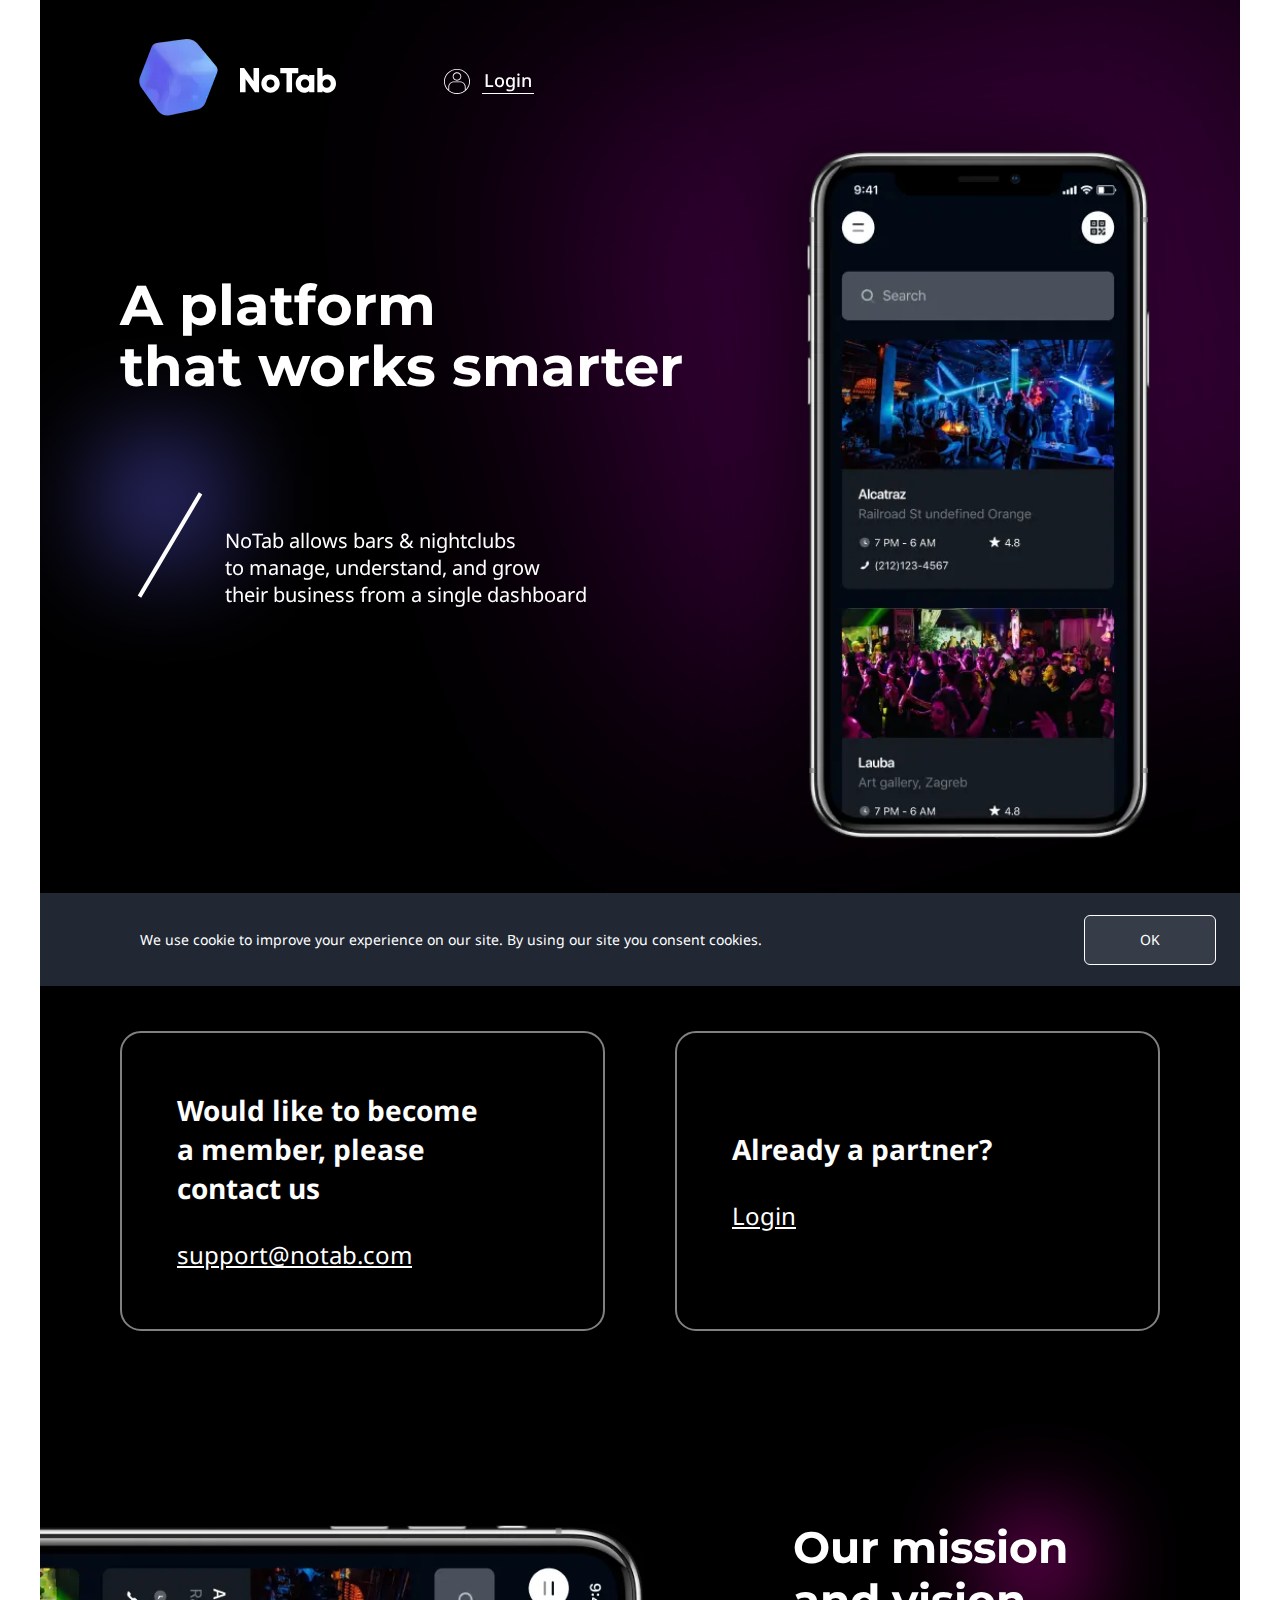
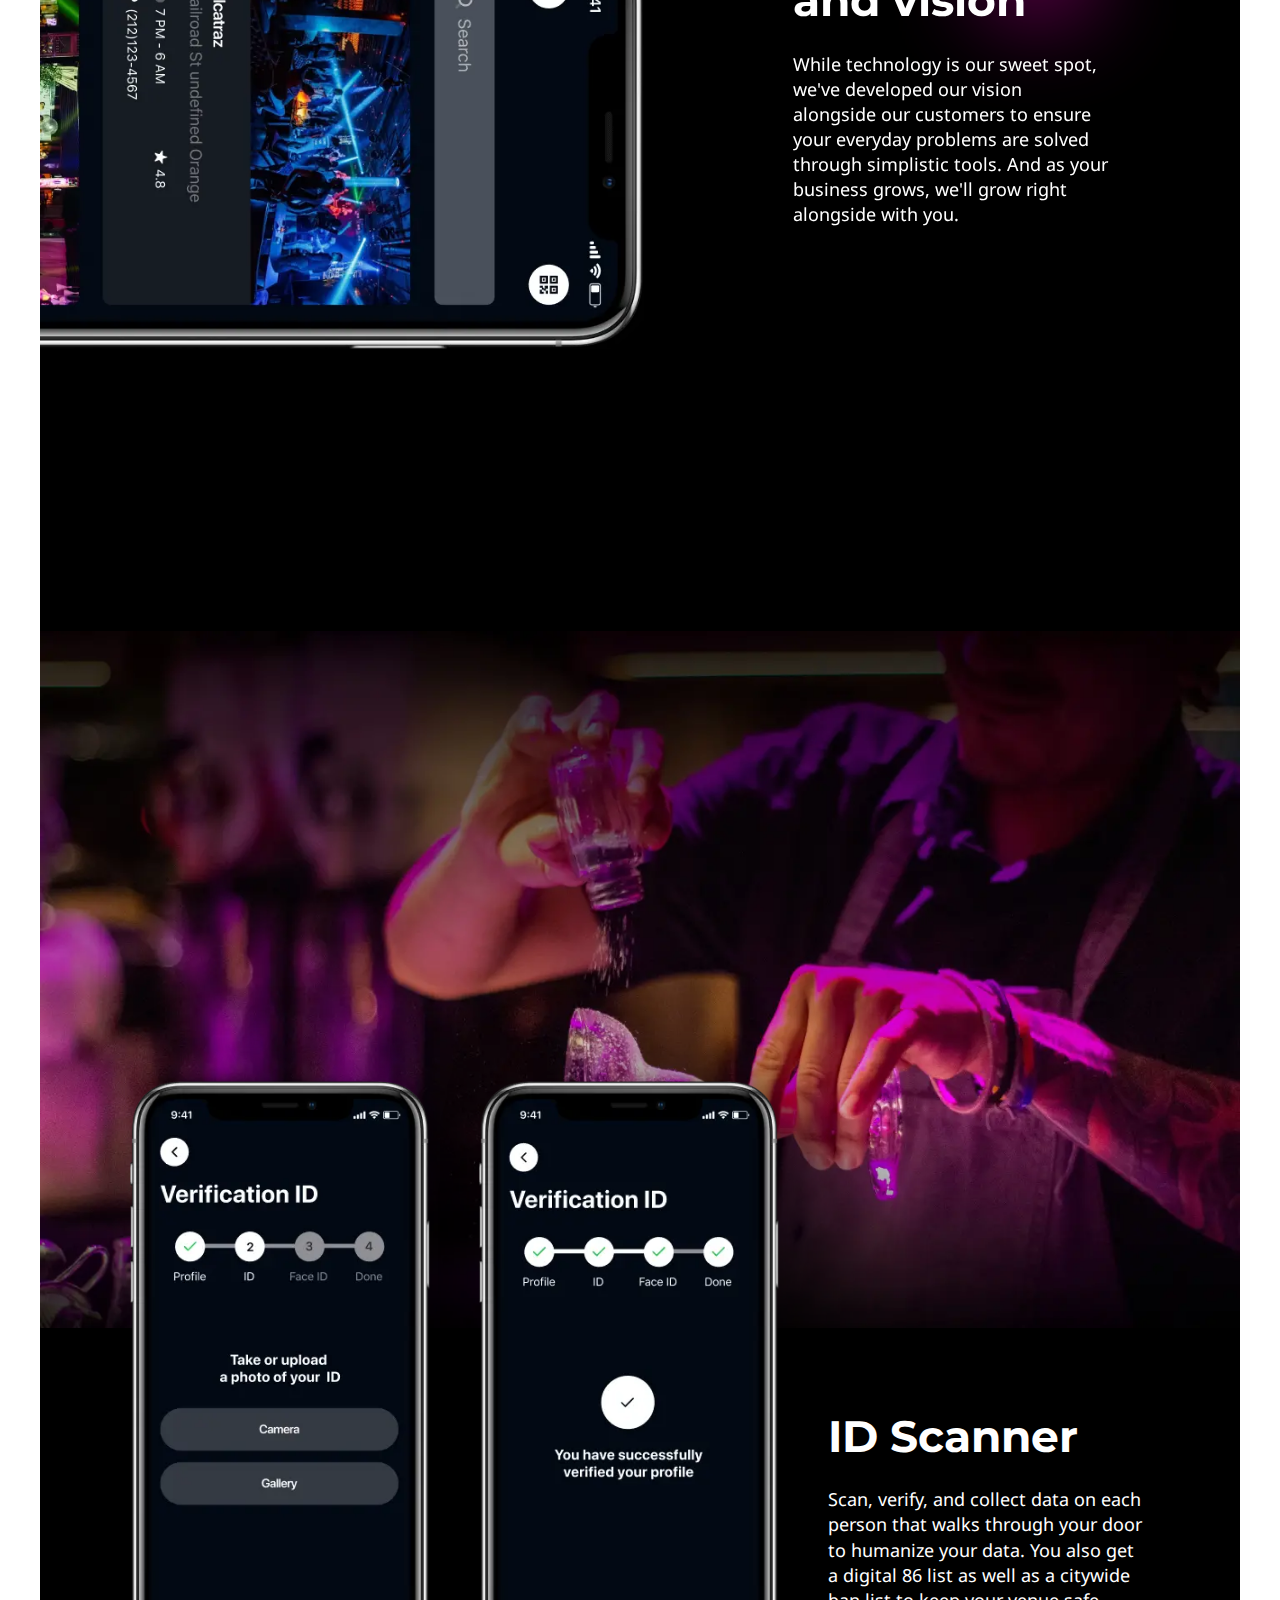
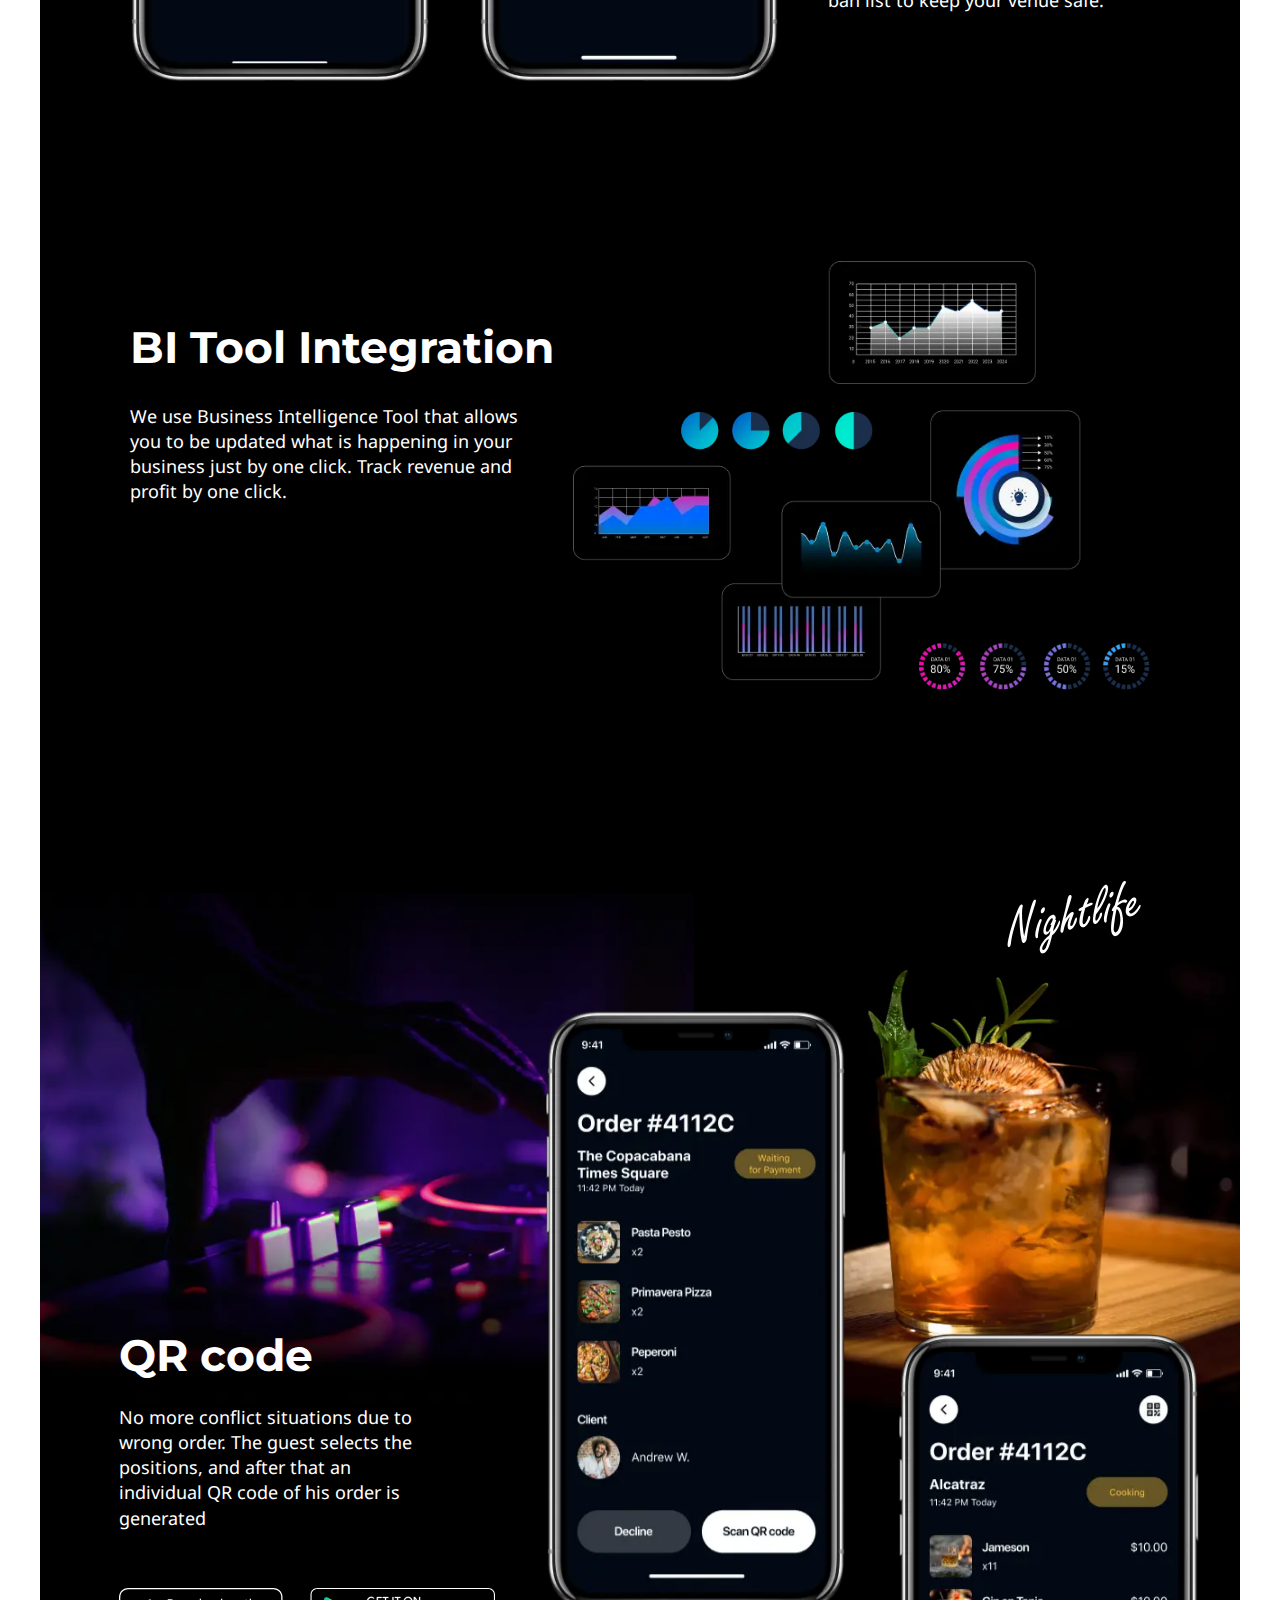
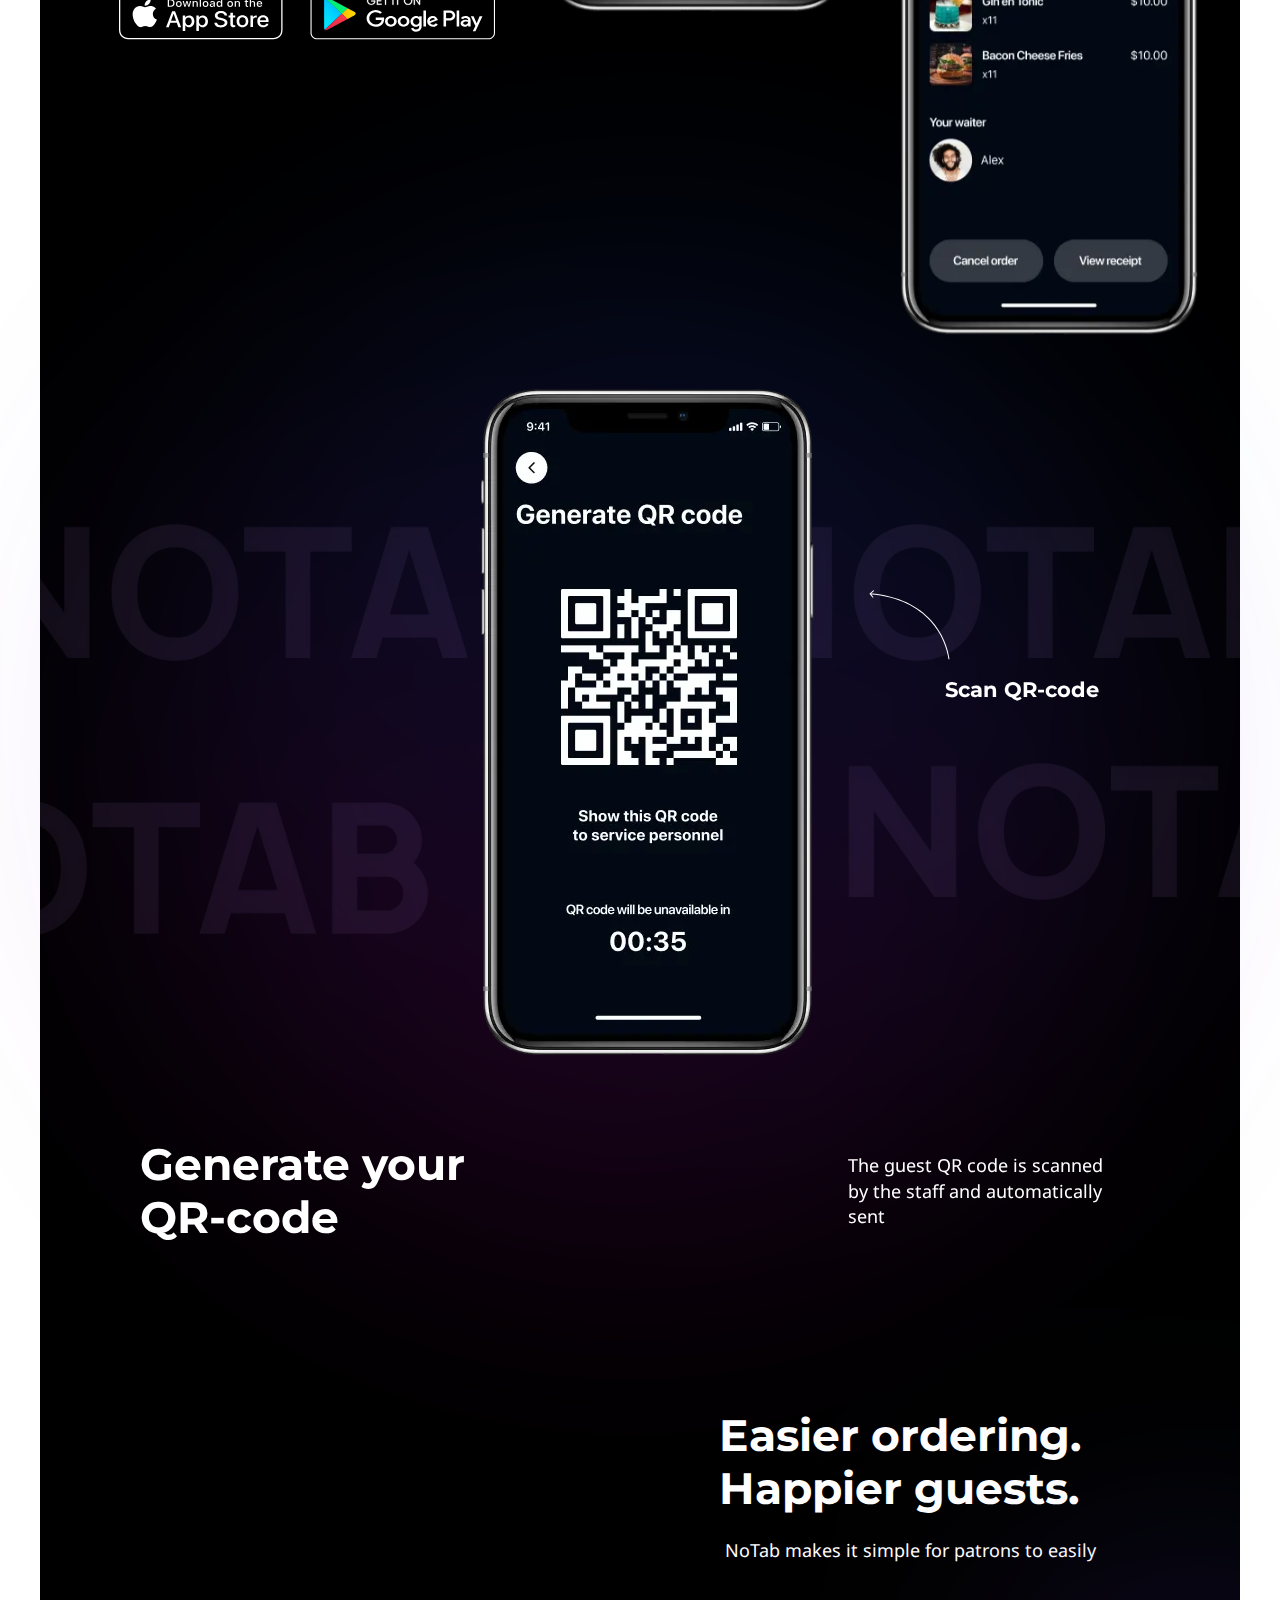
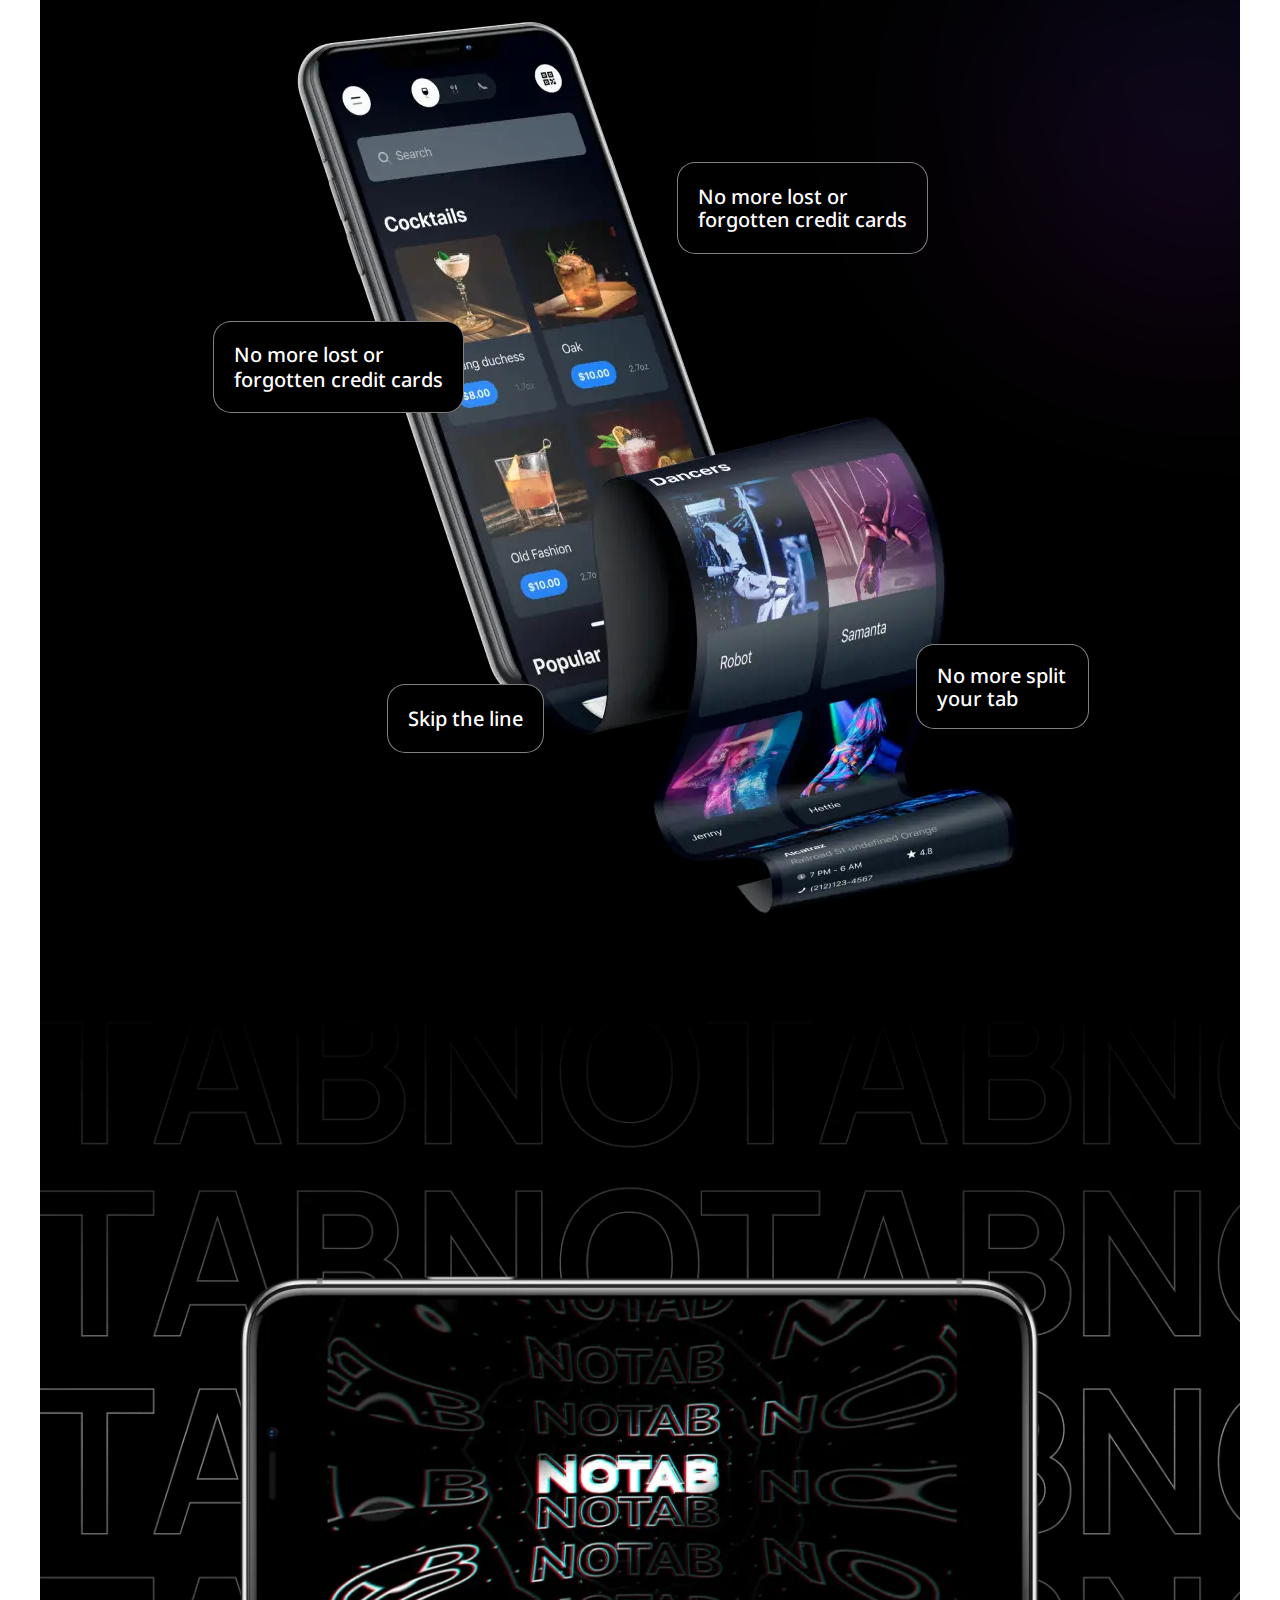
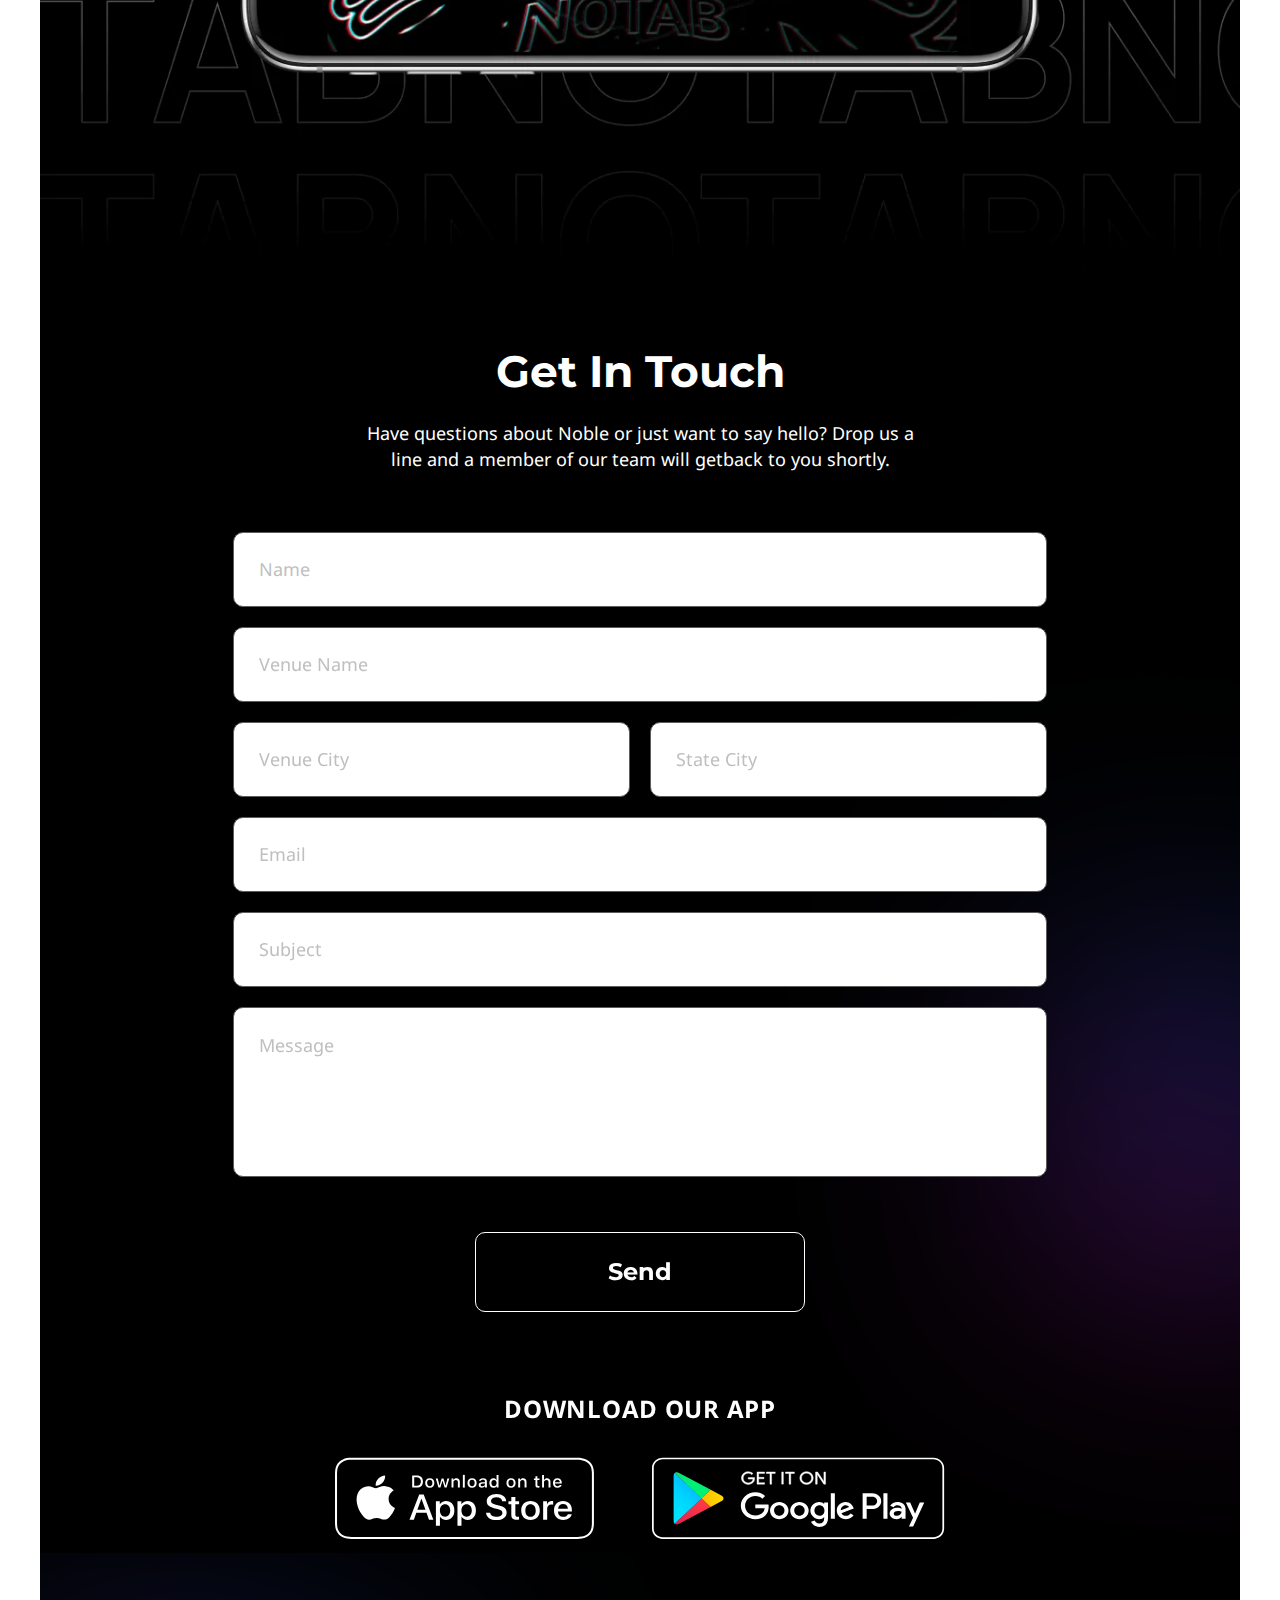
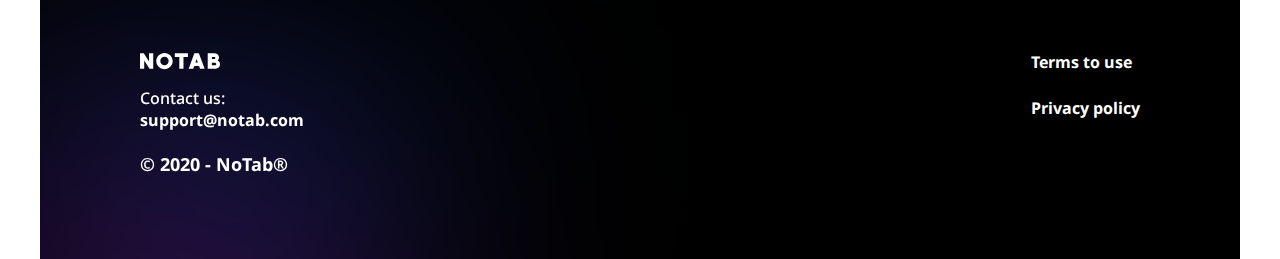
<file: index.html>
<!DOCTYPE html><html lang="en"><head><meta charset="utf-8"><meta http-equiv="X-UA-Compatible" content="IE=edge"><title>NoTab</title><meta name="theme-color" content="#fff"><meta name="apple-mobile-web-app-status-bar-style" content="black-translucent"><meta name="viewport" content="width=device-width,initial-scale=1"><link rel="shortcut icon" href="img/favicons/favicon.ico" type="image/x-icon"><link rel="icon" sizes="16x16" href="img/favicons/favicon-16x16.png" type="image/png"><link rel="icon" sizes="32x32" href="img/favicons/favicon-32x32.png" type="image/png"><link rel="apple-touch-icon-precomposed" href="img/favicons/apple-touch-icon-precomposed.png"><link rel="apple-touch-icon" href="img/favicons/apple-touch-icon.png"><link rel="apple-touch-icon" sizes="57x57" href="img/favicons/apple-touch-icon-57x57.png"><link rel="apple-touch-icon" sizes="60x60" href="img/favicons/apple-touch-icon-60x60.png"><link rel="apple-touch-icon" sizes="72x72" href="img/favicons/apple-touch-icon-72x72.png"><link rel="apple-touch-icon" sizes="76x76" href="img/favicons/apple-touch-icon-76x76.png"><link rel="apple-touch-icon" sizes="114x114" href="img/favicons/apple-touch-icon-114x114.png"><link rel="apple-touch-icon" sizes="120x120" href="img/favicons/apple-touch-icon-120x120.png"><link rel="apple-touch-icon" sizes="144x144" href="img/favicons/apple-touch-icon-144x144.png"><link rel="apple-touch-icon" sizes="152x152" href="img/favicons/apple-touch-icon-152x152.png"><link rel="apple-touch-icon" sizes="167x167" href="img/favicons/apple-touch-icon-167x167.png"><link rel="apple-touch-icon" sizes="180x180" href="img/favicons/apple-touch-icon-180x180.png"><link rel="apple-touch-icon" sizes="1024x1024" href="img/favicons/apple-touch-icon-1024x1024.png"><link rel="stylesheet" href="css/style.min.css"></head><body><header class="header"><div class="container"><div class="header__content"><div class="header__row"><a href="#" class="header__logo"><picture><source type="image/webp" srcset="img/header/logo-sm.webp, img/header/logo-sm@2x.webp 2x" media="(max-width: 576px)"><source srcset="img/header/logo-sm.png, img/header/logo-sm@2x.png 2x" media="(max-width: 576px)"><source type="image/webp" srcset="img/header/logo-xl.webp, img/header/logo-xl@2x.webp 2x"><source srcset="img/header/logo-xl.png, img/header/logo-xl@2x.png 2x"><img src="img/header/logo-xl.png" alt="NoTab logo"></picture></a><a href="#" class="header__login"><span class="header__login-text">Login</span></a></div></div></div></header><main class="page"><section class="platform"><div class="container"><div class="platform__content"><div class="platform__row"><div class="platform__item_left"><h1 class="main-title platform__title">A platform<br>that works smarter</h1><p class="platform__text">NoTab allows bars & nightclubs<br>to manage, understand, and grow<br>their business from a single dashboard</p></div><div class="platform__item_right"><picture><source type="image/webp" srcset="img/platform/platform-iphone-sm.webp, img/platform/platform-iphone-sm@2x.webp 2x" media="(max-width: 576px)"><source srcset="img/platform/platform-iphone-sm.png, img/platform/platform-iphone-sm@2x.png 2x" media="(max-width: 576px)"><source type="image/webp" srcset="img/platform/platform-iphone-xl.webp, img/platform/platform-iphone-xl@2x.webp 2x"><source srcset="img/platform/platform-iphone-xl.png, img/platform/platform-iphone-xl@2x.png 2x"><img class="platform__image" src="img/platform/platform-iphone-xl.png" alt="NoTab application preview"></picture></div></div><div class="platform__downloads"><div class="platform__downloads-item"><h3 class="platform__subtitle">DOWNLOAD OUR APP</h3></div><div class="platform__downloads-item"><div class="download-buttons"><a href="#" class="download-buttons__button"><picture><source srcset="img/icons/appstore-sm.svg" media="(max-width: 768px)"><source srcset="img/icons/download-appstore-xl.svg"><img src="img/icons/download-appstore-xl.svg" alt="Download on the App Store"></picture></a><a href="#" class="download-buttons__button"><picture><source srcset="img/icons/google-play-sm.svg" media="(max-width: 768px)"><source srcset="img/icons/download-googleplay-xl.svg"><img src="img/icons/download-googleplay-xl.svg" alt="Get it on Google Play"></picture></a></div></div></div></div></div></section><section class="login"><div class="container"><div class="login__content"><div class="login__item"><h3 class="login__text">Would like to become<br>a member, please<br>contact us</h3><a href="mailto:support@notab.com" class="login__link">support@notab.com</a></div><div class="login__item"><h3 class="login__text">Already a partner?</h3><a href="#" class="login__link">Login</a></div></div></div></section><section class="our-mission"><div class="container"><div class="our-mission__content"><div class="our-mission__item"><picture><source type="image/webp" srcset="img/our-mission/our-mission-iphone-sm.webp, img/our-mission/our-mission-iphone-sm@2x.webp 2x" media="(max-width: 425px)"><source srcset="img/our-mission/our-mission-iphone-sm.png, img/our-mission/our-mission-iphone-sm@2x.png 2x" media="(max-width: 425px)"><source type="image/webp" srcset="img/our-mission/our-mission-iphone-md.webp, img/our-mission/our-mission-iphone-md@2x.webp 2x" media="(max-width: 600px)"><source srcset="img/our-mission/our-mission-iphone-md.png, img/our-mission/our-mission-iphone-md@2x.png 2x" media="(max-width: 600px)"><source type="image/webp" srcset="img/our-mission/our-mission-iphone-xl.webp, img/our-mission/our-mission-iphone-xl@2x.webp 2x"><source srcset="img/our-mission/our-mission-iphone-xl.png, img/our-mission/our-mission-iphone-xl@2x.png 2x"><img class="our-mission__image" src="img/our-mission/our-mission-iphone-xl.png" alt="Phone with NoTab application"></picture></div><div class="our-mission__item"><h2 class="secondary-title our-mission__title">Our mission and vision</h2><p class="our-mission__text">While technology is our sweet spot, we've developed our vision alongside our customers to ensure your everyday problems are solved through simplistic tools. And as your business grows, we'll grow right alongside with you.</p></div></div></div></section><section class="id-scanner"><div class="container"><div class="id-scanner__content"><div class="id-scanner__item"><picture><source type="image/webp" srcset="img/id-scanner/id-phone1-sm.webp, img/id-scanner/id-phone1-sm@2x.webp 2x" media="(max-width: 452px)"><source type="image/webp" srcset="img/id-scanner/id-phone1-sm.png, img/id-scanner/id-phone1-sm@2x.png 2x" media="(max-width: 452px)"><source type="image/webp" srcset="img/id-scanner/id-phone1-xl.webp, img/id-scanner/id-phone1-xl@2x.webp 2x"><source srcset="img/id-scanner/id-phone1-xl.png, img/id-scanner/id-phone1-xl@2x.png 2x"><img class="id-scanner__image" src="img/id-scanner/id-phone1-xl.png" alt="Verification in app"></picture></div><div class="id-scanner__item"><picture><source type="image/webp" srcset="img/id-scanner/id-phone2-sm.webp, img/id-scanner/id-phone2-sm@2x.webp 2x" media="(max-width: 452px)"><source type="image/webp" srcset="img/id-scanner/id-phone2-sm.png, img/id-scanner/id-phone2-sm@2x.png 2x" media="(max-width: 452px)"><source type="image/webp" srcset="img/id-scanner/id-phone2-xl.webp, img/id-scanner/id-phone2-xl@2x.webp 2x"><source srcset="img/id-scanner/id-phone2-xl.png, img/id-scanner/id-phone2-xl@2x.png 2x"><img class="id-scanner__image" src="img/id-scanner/id-phone2-xl.png" alt="Verification done"></picture></div><div class="id-scanner__item"><h2 class="secondary-title id-scanner__title">ID Scanner</h2><p class="id-scanner__text">Scan, verify, and collect data on each person that walks through your door to humanize your data. You also get a digital 86 list as well as a citywide ban list to keep your venue safe.</p></div></div></div></section><section class="integration"><div class="container"><div class="integration__content"><div class="integration__item integration__item_left"><h2 class="integration__title secondary-title">BI Tool Integration</h2><p class="integration__text">We use Business Intelligence Tool that allows you to be updated what is happening in your business just by one click. Track revenue and profit by one click.</p></div><div class="integration__item integration__item_right"><picture><source type="image/webp" srcset="img/integration/integration-diagrams-sm.webp, img/integration/integration-diagrams-sm@2x.webp 2x" media="(max-width: 425px)"><source srcset="img/integration/integration-diagrams-sm.png, img/integration/integration-diagrams-sm@2x.png 2x" media="(max-width: 425px)"><source type="image/webp" srcset="img/integration/integration-diagrams-xl.webp, img/integration/integration-diagrams-xl@2x.webp 2x"><source srcset="img/integration/integration-diagrams-xl.png, img/integration/integration-diagrams-xl@2x.png 2x"><img class="integration__image" src="img/integration/integration-diagrams-xl.png" alt="BI Tool integration diagrams"></picture></div></div></div></section><section class="qr-code"><div class="container"><div class="qr-code__content"><div class="qr-code__grid"><div class="qr-code__item qr-code__item_top-left"><picture><source type="image/webp" srcset="img/qr-code/dj-sm.webp, img/qr-code/dj-sm@2x.webp 2x" media="(max-width: 425px)"><source srcset="img/qr-code/dj-sm.jpg, img/qr-code/dj-sm@2x.jpg 2x" media="(max-width: 425px)"><source type="image/webp" srcset="img/qr-code/dj-xl.webp, img/qr-code/dj-xl@2x.webp 2x"><source srcset="img/qr-code/dj-xl.jpg, img/qr-code/dj-xl@2x.png 2x"><img class="qr-code__bg" src="img/qr-code/dj-xl.jpg" alt="DJ"></picture></div><div class="qr-code__item qr-code__item_top-right"><picture><source type="image/webp" srcset="img/qr-code/cocktail-sm.webp, img/qr-code/cocktail-sm@2x.webp 2x" media="(max-width: 425px)"><source srcset="img/qr-code/cocktail-sm.png, img/qr-code/cocktail-sm@2x.png 2x" media="(max-width: 425px)"><source type="image/webp" srcset="img/qr-code/cocktail-xl.webp, img/qr-code/cocktail-xl@2x.webp 2x"><source srcset="img/qr-code/cocktail-xl.png, img/qr-code/cocktail-xl@2x.png 2x"><img class="qr-code__bg" src="img/qr-code/cocktail-xl.png" alt="Cocktail"></picture></div><div class="qr-code__item qr-code__item_left"><h2 class="secondary-title qr-code__title">QR code</h2><p class="qr-code__text">No more conflict situations due to wrong order. The guest selects the positions, and after that an individual QR code of his order is generated</p><div class="download-buttons"><a href="#" class="download-buttons__button"><picture><source srcset="img/icons/appstore-sm.svg" media="(max-width: 768px)"><source srcset="img/icons/download-appstore-xl.svg"><img src="img/icons/download-appstore-xl.svg" alt="Download on the App Store"></picture></a><a href="#" class="download-buttons__button"><picture><source srcset="img/icons/google-play-sm.svg" media="(max-width: 768px)"><source srcset="img/icons/download-googleplay-xl.svg"><img src="img/icons/download-googleplay-xl.svg" alt="Get it on Google Play"></picture></a></div></div><div class="qr-code__item qr-code__item_right"><picture><source type="image/webp" srcset="img/qr-code/qr-code-phone1-sm.webp, img/qr-code/qr-code-phone1-sm@2x.webp 2x" media="(max-width: 425px)"><source srcset="img/qr-code/qr-code-phone1-sm.png, img/qr-code/qr-code-phone1-sm@2x.png 2x" media="(max-width: 425px)"><source type="image/webp" srcset="img/qr-code/qr-code-phone1-xl.webp, img/qr-code/qr-code-phone1-xl@2x.webp 2x"><source srcset="img/qr-code/qr-code-phone1-xl.png, img/qr-code/qr-code-phone1-xl@2x.png 2x"><img class="qr-code__image qr-code__image_left" src="img/qr-code/qr-code-phone1-xl.png" alt="Waiting for Payment"></picture><picture><source type="image/webp" srcset="img/qr-code/qr-code-phone2-sm.webp, img/qr-code/qr-code-phone2-sm@2x.webp 2x" media="(max-width: 425px)"><source srcset="img/qr-code/qr-code-phone2-sm.png, img/qr-code/qr-code-phone2-sm@2x.png 2x" media="(max-width: 425px)"><source type="image/webp" srcset="img/qr-code/qr-code-phone2-xl.webp, img/qr-code/qr-code-phone2-xl@2x.webp 2x"><source srcset="img/qr-code/qr-code-phone2-xl.png, img/qr-code/qr-code-phone2-xl@2x.png 2x"><img class="qr-code__image qr-code__image_right" src="img/qr-code/qr-code-phone2-xl.png" alt="Order accepted"></picture></div></div></div></div></section><section class="generate-qr"><div class="container"><div class="generate-qr__content"><div class="generate-qr__image"><picture><source type="image/webp" srcset="img/generate-qr/generate-qr-phone-sm.webp, img/generate-qr/generate-qr-phone-sm@2x.webp 2x" media="(max-width: 576px)"><source srcset="img/generate-qr/generate-qr-phone-sm.png, img/generate-qr/generate-qr-phone-sm@2x.png 2x" media="(max-width: 576px)"><source type="image/webp" srcset="img/generate-qr/generate-qr-phone-xl.webp, img/generate-qr/generate-qr-phone-xl@2x.webp 2x"><source srcset="img/generate-qr/generate-qr-phone-xl.png, img/generate-qr/generate-qr-phone-xl@2x.png 2x"><img src="img/generate-qr/generate-qr-phone-xl.png" alt="Generate QR code"></picture></div><div class="generate-qr__row"><h2 class="secondary-title generate-qr__title">Generate your QR-code</h2><p class="generate-qr__text">The guest QR code is scanned<br>by the staff and automatically sent</p></div></div></div></section><section class="benefits"><div class="container"><div class="benefits__content"><h2 class="benefits__title secondary-title">Easier ordering. Happier guests.</h2><p class="benefits__text">NoTab makes it simple for patrons to easily</p><picture><source type="image/webp" srcset="img/benefits/benefits-iphone-sm.webp, img/benefits/benefits-iphone-sm@2x.webp 2x" media="(max-width: 425px)"><source srcset="img/benefits/benefits-iphone-sm.png, img/benefits/benefits-iphone-sm@2x.png 2x" media="(max-width: 425px)"><source type="image/webp" srcset="img/benefits/benefits-iphone-xl.webp, img/benefits/benefits-iphone-xl@2x.webp 2x"><source srcset="img/benefits/benefits-iphone-xl.png, img/benefits/benefits-iphone-xl@2x.png 2x"><img class="benefits__image" src="img/benefits/benefits-iphone-xl.png" alt="Benefits with NoTab"></picture><span class="benefits__item benefits__item_1">No more lost or<br>forgotten credit cards</span> <span class="benefits__item benefits__item_2">No more lost or<br>forgotten credit cards</span> <span class="benefits__item benefits__item_3">No more split<br>your tab</span> <span class="benefits__item benefits__item_4">Skip the line</span></div></div></section><section class="notab"><div class="container"><div class="notab__content"><h3 style="display: none;">NOTAB</h3><picture><source type="image/webp" srcset="img/notab/notab-phone-xl.webp, img/notab/notab-phone-xl@2x.webp 2x"><source srcset="img/notab/notab-phone-xl.png, img/notab/notab-phone-xl@2x.png 2x"><img class="notab__image" src="img/notab/notab-phone-xl.png" alt="Notab promo"></picture></div></div></section><section class="contact"><div class="container"><div class="contact__content"><h2 class="contact__title secondary-title">Get In Touch</h2><p class="contact__text">Have questions about Noble or just want to say hello? Drop us a line and a member of our team will getback to you shortly.</p><form action="#" method="POST" class="contact__form"><input name="name" class="contact__input contact__input_name" type="text" placeholder="Name"> <input name="venue-name" class="contact__input contact__input_venue-name" type="text" placeholder="Venue Name"> <input name="venue-city" class="contact__input contact__input_venue-city" type="text" placeholder="Venue City"> <input name="state-city" class="contact__input contact__input_state-city" type="text" placeholder="State City"> <input name="email" class="contact__input contact__input_email" type="text" placeholder="Email"> <input name="subject" class="contact__input contact__input_subject" type="text" placeholder="Subject"> <textarea name="message" class="contact__textarea" id="contact" placeholder="Message"></textarea> <button class="contact__form-button" type="submit">Send</button></form><div class="contact__downloads"><h3 class="contact__downloads-title">DOWNLOAD OUR APP</h3><div class="contact__downloads-buttons"><a href="#" class="contact__downloads-button"><picture><source srcset="img/icons/appstore-sm.svg" media="(max-width: 768px)"><source srcset="img/contact/app-store-xl.svg"><img src="img/contact/app-store-xl.svg" alt="Download on the App Store"></picture></a><a href="#" class="contact__downloads-button"><picture><source srcset="img/icons/google-play-sm.svg" media="(max-width: 768px)"><source srcset="img/contact/google-play-xl.svg"><img src="img/contact/google-play-xl.svg" alt="Get it on Google Play"></picture></a></div></div></div></div></section></main><footer><div class="container"><div class="footer__content"><div class="footer__row"><div class="footer__item footer__item_left"><img class="footer__image" src="img/footer/notab-footer.svg" alt="NoTab logo"> <span class="footer__text">Contact us: <a href="mailto:support@notab.com" class="footer__link">support@notab.com</a></span> <span class="footer__copyright">© 2020 - NoTab®</span></div><div class="footer__item footer__item_right"><a href="#" class="footer__link">Terms to use</a> <a href="#" class="footer__link">Privacy policy</a></div></div></div></div></footer><div class="cookie-popup"><div class="container"><div class="cookie-popup__content"><span class="cookie-popup__text">We use cookie to improve your experience on our site. By using our site you consent cookies.</span> <button class="cookie-popup__button">OK</button></div></div></div><script src="js/script.js"></script></body></html>
</file>
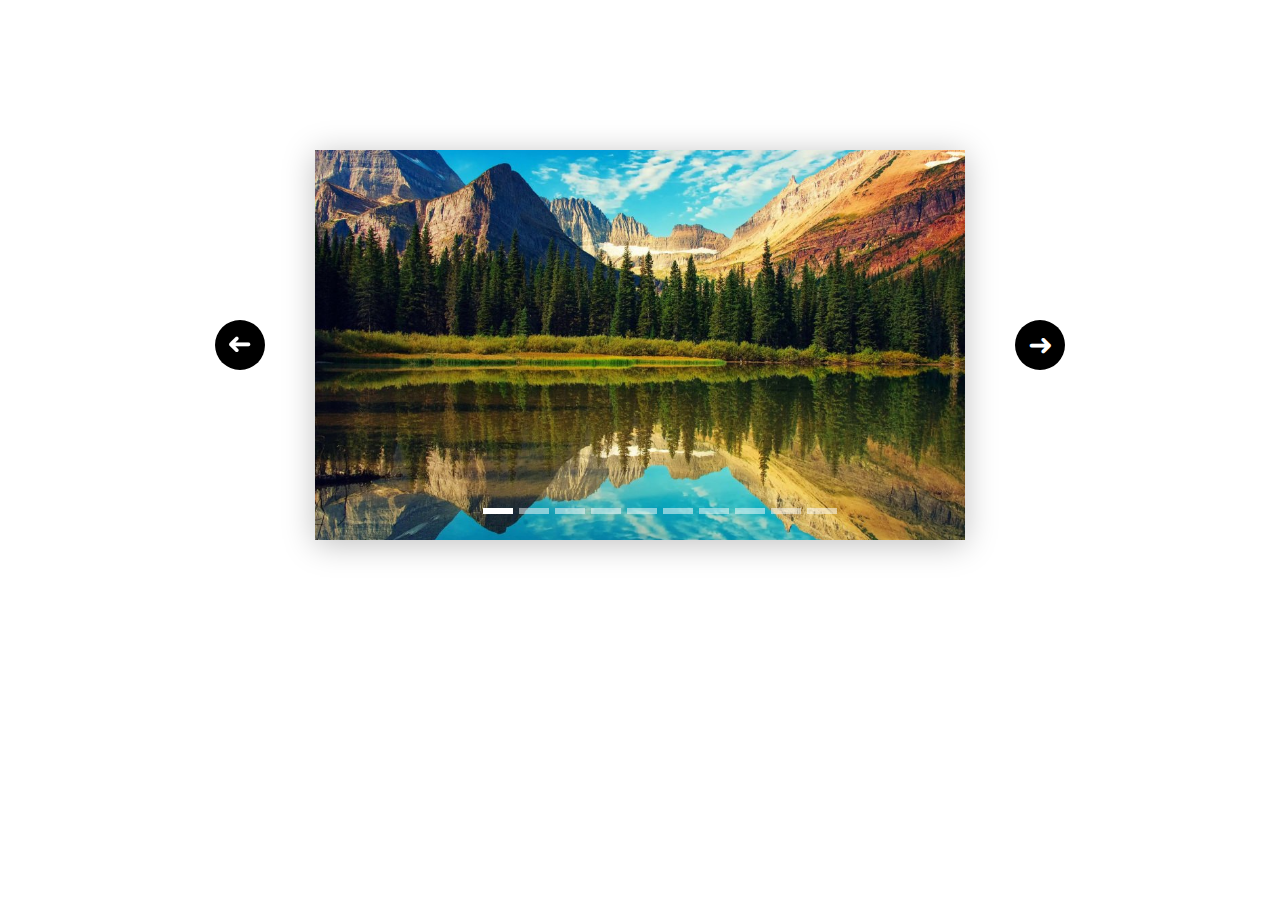
<file: slider.html>
<!DOCTYPE html>
<html lang="en">

<head>
    <meta charset="UTF-8">
    <meta http-equiv="X-UA-Compatible" content="IE=edge">
    <meta name="viewport" content="width=device-width, initial-scale=1.0">
    <link rel="stylesheet" href="slider_css/slider.css">
    <title>Slider</title>
</head>

<body>
    <div class="slider">
        <div class="wrapper">
            <div class="slides">
                <div class="slide">
                    <img src="slider_img/1.jpg">
                </div>
                <div class="slide">
                    <img src="slider_img/2.jpg">
                </div>
                <div class="slide">
                    <img src="slider_img/3.jpg">
                </div>
                <div class="slide">
                    <img src="slider_img/4.jpg">
                </div>
                <div class="slide">
                    <img src="slider_img/5.jpg">
                </div>
                <div class="slide">
                    <img src="slider_img/6.jpg">
                </div>
                <div class="slide">
                    <img src="slider_img/7.jpg">
                </div>
                <div class="slide">
                    <img src="slider_img/8.jpg">
                </div>
                <div class="slide">
                    <img src="slider_img/9.jpg">
                </div>
                <div class="slide">
                    <img src="slider_img/10.jpg">
                </div>
            </div>
        </div>
        <div class="slider-prev">
            &#10140;
        </div>
        <div class="slider-next">
            &#10140;
        </div>
    </div>
    <script src="slider_js/script.js"></script>
</body>

</html>
</file>
<file: slider_css/slider.css>
.slider {
    margin: 150px auto 0 auto;
    width: 650px;
    display: flex;
    flex-direction: column;
    align-items: flex-end;
    transform: translateZ(0);
}

.wrapper {
    width: 100%;
    box-shadow: 0 4px 30px rgba(0, 0, 0, .25);
}



.slider-prev {
    width: 50px;
    height: 50px;
    text-align: center;
    line-height: 50px;
    font-size: 30px;
    border-radius: 50%;
    background-color: black;
    color: #fff;
    cursor: pointer;
    position: absolute;
    left: -100px;
    top: 50%;
    transform: translateY(-50%) rotate(180deg);
    user-select: none;
}

.slider-next {
    width: 50px;
    height: 50px;
    text-align: center;
    line-height: 50px;
    font-size: 30px;
    border-radius: 50%;
    background-color: black;
    color: #fff;
    cursor: pointer;
    position: absolute;
    right: -100px;
    top: 50%;
    transform: translateY(-50%);
    user-select: none;
}

.slide {
    width: 100%;
    height: 390px
}

.slide img {
    width: 100%;
    height: 100%;
    object-fit: cover
}

.carousel-indicators {
    position: absolute;
    right: 0;
    bottom: 0;
    left: 0;
    z-index: 15;
    display: flex;
    justify-content: center;
    margin-right: 15%;
    margin-left: 15%;
    list-style: none;
}

.dot {
    box-sizing: content-box;
    flex: 0 1 auto;
    width: 30px;
    height: 6px;
    margin-right: 3px;
    margin-left: 3px;
    cursor: pointer;
    background-color: #fff;
    background-clip: padding-box;
    border-top: 10px solid transparent;
    border-bottom: 10px solid transparent;
    opacity: .5;
    transition: opacity .6s ease;

}


.shifting {
    transition: left .2s ease-out;
}
</file>
<file: css/style.min.css>
/*! normalize.css v8.0.1 | MIT License | github.com/necolas/normalize.css */html{line-height:1.15;-webkit-text-size-adjust:100%}body{margin:0}main{display:block}h1{font-size:2em;margin:.67em 0}hr{box-sizing:content-box;height:0;overflow:visible}pre{font-family:monospace,monospace;font-size:1em}a{background-color:transparent}abbr[title]{border-bottom:none;text-decoration:underline;-webkit-text-decoration:underline dotted;text-decoration:underline dotted}b,strong{font-weight:bolder}code,kbd,samp{font-family:monospace,monospace;font-size:1em}small{font-size:80%}sub,sup{font-size:75%;line-height:0;position:relative;vertical-align:baseline}sub{bottom:-.25em}sup{top:-.5em}img{border-style:none}button,input,optgroup,select,textarea{font-family:inherit;font-size:100%;line-height:1.15;margin:0}button,input{overflow:visible}button,select{text-transform:none}[type=button],[type=reset],[type=submit],button{-webkit-appearance:button}[type=button]::-moz-focus-inner,[type=reset]::-moz-focus-inner,[type=submit]::-moz-focus-inner,button::-moz-focus-inner{border-style:none;padding:0}[type=button]:-moz-focusring,[type=reset]:-moz-focusring,[type=submit]:-moz-focusring,button:-moz-focusring{outline:1px dotted ButtonText}fieldset{padding:.35em .75em .625em}legend{box-sizing:border-box;color:inherit;display:table;max-width:100%;padding:0;white-space:normal}progress{vertical-align:baseline}textarea{overflow:auto}[type=checkbox],[type=radio]{box-sizing:border-box;padding:0}[type=number]::-webkit-inner-spin-button,[type=number]::-webkit-outer-spin-button{height:auto}[type=search]{-webkit-appearance:textfield;outline-offset:-2px}[type=search]::-webkit-search-decoration{-webkit-appearance:none}::-webkit-file-upload-button{-webkit-appearance:button;font:inherit}details{display:block}summary{display:list-item}template{display:none}[hidden]{display:none}@font-face{font-family:"Noto Sans";src:local("Noto Sans Bold"),local("NotoSans-Bold"),url(../fonts/NotoSans-Bold.woff2) format("woff2"),url(../fonts/NotoSans-Bold.woff) format("woff");font-weight:700;font-style:normal;font-display:swap}@font-face{font-family:"Noto Sans";src:local("Noto Sans Medium"),local("NotoSans-Medium"),url(../fonts/NotoSans-Medium.woff2) format("woff2"),url(../fonts/NotoSans-Medium.woff) format("woff");font-weight:500;font-style:normal;font-display:swap}@font-face{font-family:"Noto Sans";src:local("Noto Sans Regular"),local("NotoSans-Regular"),url(../fonts/NotoSans-Regular.woff2) format("woff2"),url(../fonts/NotoSans-Regular.woff) format("woff");font-weight:400;font-style:normal;font-display:swap}@font-face{font-family:Montserrat;src:local("Montserrat Medium"),local("Montserrat-Medium"),url(../fonts/Montserrat-Medium.woff2) format("woff2"),url(../fonts/Montserrat-Medium.woff) format("woff");font-weight:500;font-style:normal;font-display:swap}@font-face{font-family:Montserrat;src:local("Montserrat Bold"),local("Montserrat-Bold"),url(../fonts/Montserrat-Bold.woff2) format("woff2"),url(../fonts/Montserrat-Bold.woff) format("woff");font-weight:700;font-style:normal;font-display:swap}body{background-color:#fff;color:#fff;box-sizing:border-box;font-family:"Noto Sans",sans-serif;font-weight:400;-webkit-font-smoothing:antialiased;position:relative}.container{width:100%;max-width:1440px;margin:0 auto}.page{overflow:hidden}.main-title{font-family:Montserrat;font-style:normal;font-weight:700;font-size:64px;line-height:1.09}.secondary-title{font-family:Montserrat;font-style:normal;font-weight:700;font-size:51px;line-height:1.2}.download-buttons{height:52px;display:flex;-moz-column-gap:27px;column-gap:27px;align-items:center}.download-buttons__button{border-radius:10px;height:100%;transition:.3s}.download-buttons__button:hover{box-shadow:4px 4px 15px 5px rgba(135,183,249,.4)}.header{position:absolute;left:50%;transform:translateX(-50%);width:100%;z-index:10}.header__content{background-color:transparent;padding:23px 85px 18px 85px}.header__row{max-width:411px;height:109px;display:flex;justify-content:space-between;align-items:center}.header__logo{height:100%;padding-right:104px;background-image:url(../img/header/NoTab-xl.svg);background-repeat:no-repeat;background-position:right 45px}.header__logo img{transition:.5s}.header__logo:hover img{transform:rotate(60deg)}.header__login{padding:6px 2px 0 38px;background-image:url(../img/header/login.svg);background-repeat:no-repeat;background-position:left bottom;text-decoration:none;font-family:"Noto Sans";font-style:normal;font-weight:500;line-height:25px;font-size:18px;color:#fff}.header__login:hover .header__login-text{color:#87b7f9;border-color:#87b7f9}.header__login-text{display:inline-block;text-align:center;width:52px;border-bottom:1px solid #fff;transition:.3s}.platform__content{background-color:#000;padding:150px 163px 15px 100px;overflow:hidden;position:relative}.platform__content::after{content:"";position:absolute;width:662.63px;height:783.03px;background:rgba(250,0,255,.2);filter:blur(125px);transform:rotate(-105.26deg) translateZ(0);top:-7%;right:-5%;z-index:5}.platform__row{display:flex;justify-content:space-between;padding-right:20px}.platform__item_left{flex:0 1 643px;z-index:10}.platform__item_right{flex:0 1 333px;z-index:10}.platform__title{margin-top:125px;margin-bottom:130px}.platform__subtitle{margin:0;font-family:Montserrat;font-weight:700;font-size:35px;line-height:2}.platform__text{margin-left:105px;font-size:20px;line-height:27px;position:relative}.platform__text::before{content:"";position:absolute;left:-134px;top:16px;width:140px;height:4px;background-color:#fff;transform:rotate(120.61deg);z-index:10}.platform__text::after{content:"";position:absolute;left:-125px;top:-90px;width:125px;height:125px;background:rgba(96,92,234,.5);filter:blur(50px);z-index:-1;transform:translateZ(0)}.platform__image{width:100%;height:auto;filter:drop-shadow(-30px -10px 35px rgba(0, 0, 0, .5))}.platform__downloads{margin-top:70px;display:flex;justify-content:space-between;align-items:center;flex-wrap:wrap}.platform__downloads-item{vertical-align:middle;z-index:10}.login__content{padding:61px 100px 61px 100px;background-color:#000;display:flex;justify-content:center;gap:81px}.login__item{flex:0 1 389px;height:312px;padding-inline:55px;border:2px solid rgba(255,255,255,.5);border-radius:21px;display:flex;flex-direction:column;align-items:flex-start;justify-content:center}.login__text{font-weight:700;font-size:30px;line-height:1.4;margin:0 0 30px 0}.login__link{font-family:"Noto Sans";font-weight:400;font-size:24px;line-height:33px;color:#fff;transition:.3s}.login__link:hover{color:#87b7f9}.our-mission__content{padding:175px 163px 313px 163px;background-color:#000;overflow:hidden;display:flex;justify-content:space-between;position:relative}.our-mission__item{flex:0 1 360px;height:498px;z-index:10}.our-mission__image{position:absolute;top:185px;left:-247px;z-index:10}.our-mission__title{margin:0 0 25px 0;position:relative}.our-mission__title::after{content:"";position:absolute;width:85px;height:85px;top:0;right:70px;background:#f101bf;opacity:.7;filter:blur(50px);z-index:-1;transform:translateZ(0)}.our-mission__text{margin:0;font-size:18px;line-height:25px;max-width:315px;z-index:10}.id-scanner__content{height:1060px;padding-left:100px;padding-right:100px;background-color:#000;background-image:url(../img/id-scanner/id-bg-landscape-xl.jpg);background-image:-webkit-image-set(url("../img/id-scanner/id-bg-landscape-xl.jpg") 1x, url("../img/id-scanner/id-bg-landscape-xl@2x.jpg") 2x);background-image:image-set(url("../img/id-scanner/id-bg-landscape-xl.jpg") 1x, url("../img/id-scanner/id-bg-landscape-xl@2x.jpg") 2x);background-repeat:no-repeat;background-position:top;background-size:contain;display:flex;justify-content:flex-start;align-items:flex-end;gap:49px}@supports (background-image:url("../img/id-scanner/id-bg-landscape-xl.webp")){.id-scanner__content{background-image:-webkit-image-set(url("../img/id-scanner/id-bg-landscape-xl.webp") 1x, url("../img/id-scanner/id-bg-landscape-xl@2x.webp") 2x);background-image:image-set(url("../img/id-scanner/id-bg-landscape-xl.webp") 1x, url("../img/id-scanner/id-bg-landscape-xl@2x.webp") 2x)}}.id-scanner__item{flex:0 1 auto;z-index:10}.id-scanner__image{filter:drop-shadow(54px 0 40px rgba(0, 0, 0, .7));transform:translateY(55px);z-index:1}.id-scanner__title{margin:0 0 24px 80px;line-height:1.2}.id-scanner__text{margin:0 0 18px 80px;max-width:316px;font-size:18px;line-height:1.4}.integration__content{padding:255px 114px 218px 100px;background-color:#000;display:flex;justify-content:space-between}.integration__item_left{flex-basis:497px}.integration__title{margin-top:90px;margin-bottom:32px}.integration__text{max-width:395px;font-size:18px;line-height:1.4}.integration__image{width:100%;height:auto}.qr-code__content{background-color:#000;padding-bottom:260px}.qr-code__grid{display:grid;grid-template-columns:54.5% 45.5%;grid-template-rows:1fr 320px;align-items:start}.qr-code__item_top-left{grid-area:1/1/2/2}.qr-code__item_top-right{grid-area:1/2/2/3;position:relative}.qr-code__item_top-right::after{content:"";width:140px;height:75px;background:url(../img/qr-code/Nightlife-xl.svg) center no-repeat;position:absolute;top:-14px;right:96px}.qr-code__item_left{grid-area:2/1/3/2;justify-self:center;transform:translate(-24px,-85px)}.qr-code__item_right{grid-area:2/2/3/3;display:flex;position:relative}.qr-code__bg{width:100%;height:auto}.qr-code__image{z-index:10}.qr-code__image_left{position:absolute;top:-403px;left:-148px}.qr-code__image_right{position:absolute;left:266px;top:-62px}.qr-code__title{margin:0 0 23px 0}.qr-code__text{margin:0 0 57px 0;max-width:315px;font-size:18px;line-height:1.4}.generate-qr__content{padding-block:65px;background-color:#000;background-image:url(../img/generate-qr/generate-qr-bg-xl.png);background-image:-webkit-image-set(url("../img/generate-qr/generate-qr-bg-xl.png") 1x, url("../img/generate-qr/generate-qr-bg-xl@2x.png") 2x);background-image:image-set(url("../img/generate-qr/generate-qr-bg-xl.png") 1x, url("../img/generate-qr/generate-qr-bg-xl@2x.png") 2x);background-repeat:no-repeat;background-position:0 35%;background-size:contain;display:flex;flex-direction:column;justify-content:center;align-items:center;gap:78px;position:relative}@supports (background-image:url("../img/generate-qr/generate-qr-bg-xl.webp")){.generate-qr__content{background-image:-webkit-image-set(url("../img/generate-qr/generate-qr-bg-xl.webp") 1x, url("../img/generate-qr/generate-qr-bg-xl@2x.webp") 2x);background-image:image-set(url("../img/generate-qr/generate-qr-bg-xl.webp") 1x, url("../img/generate-qr/generate-qr-bg-xl@2x.webp") 2x)}}.generate-qr__content::before{content:"";position:absolute;width:1000px;height:950px;top:-50px;background:linear-gradient(12.08deg,#f101bf 2.82%,#06f 97.06%);opacity:.15;filter:blur(155.784px);border-radius:476.034px;z-index:5;transform:translateZ(0)}.generate-qr__image{position:relative;padding-left:15px;z-index:10;width:-moz-min-content;width:min-content}.generate-qr__image::before{content:"";width:100px;height:80px;background:url(../img/generate-qr/Arrow1-xl.svg) center no-repeat;position:absolute;top:196px;right:-145px;z-index:10}.generate-qr__image::after{content:"Scan QR-code";width:155px;height:26px;font-family:Montserrat;font-style:normal;font-weight:700;font-size:21px;color:#fff;position:absolute;top:289px;right:-286px;z-index:10}.generate-qr__row{width:100%;display:flex;justify-content:space-between;align-items:center}.generate-qr__title{margin:0 0 0 100px;max-width:381px;z-index:10}.generate-qr__text{margin:0 100px 0 0;max-width:292px;z-index:10;font-size:18px;line-height:1.4}.benefits__content{padding:129px 160px 0 160px;background-color:#000;display:flex;flex-direction:column;justify-content:flex-start;align-items:center;overflow:hidden;position:relative}.benefits__content::after{content:"";position:absolute;right:-100px;top:280px;width:286px;height:267px;background:linear-gradient(12.08deg,#f101bf 2.82%,#06f 97.06%);opacity:.2;filter:blur(125px);transform:rotate(5.78deg) translateZ(0);z-index:10}.benefits__image{padding-left:50px;padding-top:3px;z-index:1}.benefits__item{display:inline-block;padding:22px 20px;background-color:#000;border:.76007px solid rgba(255,255,255,.5);border-radius:18.2417px;text-align:left;font-family:"Noto Sans";font-weight:500;font-size:22px;position:absolute;z-index:10}.benefits__item_1{top:505px;left:786px}.benefits__item_2{padding:28px 35px 27px 25px;top:657px;left:287px;line-height:1.25}.benefits__item_3{padding:19px 22px 18px 20px;top:935px;left:1007px}.benefits__item_4{top:1026px;left:512px}.benefits__title{margin:0 0 25px 0;align-self:flex-end;width:421px}.benefits__text{margin:0;align-self:flex-end;width:415px;font-size:18px}.notab__content{height:1003px;padding:0 200px 0 200px;background-color:#000;background-image:url(../img/notab/notab-bg-xl.jpg);background-image:-webkit-image-set(url("../img/notab/notab-bg-xl.jpg") 1x, url("../img/notab/notab-bg-xl@2x.jpg") 2x);background-image:image-set(url("../img/notab/notab-bg-xl.jpg") 1x, url("../img/notab/notab-bg-xl@2x.jpg") 2x);background-repeat:no-repeat;background-position:0 -25px;background-size:cover;display:flex;justify-content:center;align-items:center}@supports (background-image:url("../img/notab/notab-bg-xl.webp")){.notab__content{background-image:-webkit-image-set(url("../img/notab/notab-bg-xl.webp") 1x, url("../img/notab/notab-bg-xl@2x.webp") 2x);background-image:image-set(url("../img/notab/notab-bg-xl.webp") 1x, url("../img/notab/notab-bg-xl@2x.webp") 2x)}}.notab__image{padding-top:40px;width:100%;height:auto}.contact__content{padding:2px 100px 15px 100px;background-color:#000;display:flex;flex-direction:column;justify-content:flex-start;align-items:center;overflow:hidden;position:relative}.contact__content::after{content:"";width:336px;height:341px;position:absolute;top:600px;right:-130px;background:linear-gradient(12.08deg,#f101bf 2.82%,#06f 97.06%);opacity:.3;filter:blur(125px);transform:rotate(5.78deg) translateZ(0);z-index:1}.contact__title{margin:-10px 0 24px 0}.contact__text{margin:0 0 81px 0;max-width:580px;text-align:center;font-size:18px;line-height:1.4}.contact__form{display:grid;grid-template-columns:repeat(2,minmax(173px,397px));grid-template-rows:repeat(5,83px) 199px auto;row-gap:23px;-moz-column-gap:24px;column-gap:24px;justify-content:center;align-items:stretch;z-index:10}.contact__input{box-sizing:border-box;width:100%;padding-inline:25px;background:#fff;border:1px solid #5c5c5c;border-radius:10px;color:#000;font-size:18px;line-height:1.4}.contact__input_name{grid-area:1/1/2/3}.contact__input_venue-name{grid-area:2/1/3/3}.contact__input_venue-city{grid-area:3/1/4/2}.contact__input_state-city{grid-area:3/2/4/3}.contact__input_email{grid-area:4/1/5/3}.contact__input_subject{grid-area:5/1/6/3}.contact__input::-moz-placeholder{font-size:18px;color:#bfbfbf}.contact__input::placeholder{font-size:18px;color:#bfbfbf}.contact__textarea{grid-area:6/1/7/3;box-sizing:border-box;resize:none;width:100%;padding:25px 25px;background:#fff;border:1px solid #5c5c5c;border-radius:10px;color:#000;font-size:18px;line-height:1.4}.contact__textarea::-moz-placeholder{font-size:18px;color:#bfbfbf}.contact__textarea::placeholder{font-size:18px;color:#bfbfbf}.contact__form-button{grid-area:7/1/8/3;margin-top:37px;width:398px;height:80px;color:#fff;background:0 0;border:1px solid #fff;border-radius:10px;font-family:Montserrat;font-weight:700;font-size:24px;justify-self:center;transition:.3s}.contact__form-button:hover{cursor:pointer;background-color:#4d4d4d}.contact__downloads{text-align:center;margin-top:91px;z-index:10}.contact__downloads-title{margin:0 0 32px 0;font-weight:700;font-size:24px;line-height:1.375;letter-spacing:.03em}.contact__downloads-buttons{width:610px;display:flex;justify-content:space-between}.contact__downloads-button{border-radius:15px;height:81.27px;transition:.3s}.contact__downloads-button:hover{box-shadow:5px 5px 10px 5px rgba(135,183,249,.5)}.invalid{border:2px solid red;outline-color:red}.footer__content{padding:140px 100px 85px 100px;background-color:#000;position:relative;overflow:hidden}.footer__content::after{content:"";position:absolute;width:406px;height:411px;left:-45px;top:110px;background:linear-gradient(12.08deg,#f101bf 2.82%,#06f 97.06%);opacity:.3;filter:blur(125px);transform:rotate(5.78deg) translateZ(0);z-index:1}.footer__row{display:flex;justify-content:space-between}.footer__image{width:81px;margin-bottom:18px}.footer__item{display:flex;flex-direction:column;z-index:10}.footer__item_right{gap:28px}.footer__item_right .footer__link{margin:0}.footer__text{display:inline-block;font-weight:500;max-width:171px;line-height:1.37}.footer__link{color:#fff;text-decoration:none;font-weight:700;transition:.3s}.footer__link:hover{color:#87b7f9;text-decoration:underline}.footer__copyright{font-size:18px;margin-top:22px;font-weight:700}.cookie-popup{position:fixed;width:100%;z-index:100}.cookie-popup__content{height:93px;padding-inline:100px 24px;background-color:#212834;display:flex;justify-content:space-between;align-items:center}.cookie-popup__text{font-size:14px}.cookie-popup__button{width:132px;height:50px;background-color:rgba(255,255,255,.1);border:.5px solid #fff;border-radius:6px;color:#fff;font-size:14px;transition:.3s}.cookie-popup__button:hover{cursor:pointer;background-color:#fff;color:#000}@media screen and (max-width:1400px){.container{max-width:1330px}.platform__content{padding:150px 100px 15px 100px}.platform__row{padding:0}.our-mission__content{padding:175px 130px 313px 130px}.our-mission__image{left:-300px}.benefits__item_1{left:755px}.benefits__item_2{left:220px}.benefits__item_3{left:969px}.benefits__item_4{left:417px}}@media screen and (max-width:1330px){.container{max-width:1260px}.our-mission__content{padding:175px 90px 313px 90px}.id-scanner__content{padding-inline:90px}.id-scanner__title{margin-left:0}.id-scanner__text{margin-left:0}.qr-code__content{padding-bottom:190px}.qr-code__image{width:300px}.qr-code__image_right{left:205px;top:-80px}.integration__content{padding:230px 90px 200px 90px}.benefits__content{padding:100px 100px 0 100px}.benefits__item{font-size:20px}.benefits__item_1{top:453px;left:721px}.benefits__item_2{padding:20px;left:240px;top:642px}.benefits__item_3{left:925px}.benefits__item_4{top:984px}.benefits__image{padding:0;width:100%;height:auto}.footer__content{padding:100px 100px 85px 100px}}@media screen and (max-width:1280px){.container{max-width:1200px}.main-title{font-size:56px}.secondary-title{font-size:44px}.platform__content{padding:150px 90px 15px 80px}.platform__row{gap:10px}.platform__item_left{flex:0 1 auto}.platform__item_right{flex:0 1 33.3333333333%}.platform__text::before{width:120px;left:-115px}.platform__subtitle{font-size:32px}.login__content{padding:40px 80px;gap:70px}.login__item{height:296px}.login__text{font-size:28px}.our-mission__content{padding:150px 90px 250px 90px}.our-mission__item{flex-basis:35%;height:460px}.our-mission__image{width:850px;left:-246px;top:154px}.id-scanner__content{height:1000px}.id-scanner__image{width:300px}.integration__item_left{flex-basis:53%}.integration__item_right{flex-basis:auto}.integration__title{margin:60px 0 30px 0}.qr-code__item_left{transform:translate(-60px,-85px)}.benefits__item_1{left:637px}.benefits__item_2{left:173px;top:612px}.benefits__item_3{left:876px}.benefits__item_4{top:975px;left:347px}.notab__content{height:950px}.notab__image{padding:0}.contact__text{margin-bottom:60px}.contact__form{grid-template-rows:repeat(5,75px) 170px auto;row-gap:20px;-moz-column-gap:20px;column-gap:20px}.contact__form-button{margin-top:35px;width:330px}.contact__downloads{margin-top:80px}}@media screen and (max-width:1200px){.container{max-width:1140px}.main-title{font-size:52px}.secondary-title{font-size:40px}.platform__content{padding:150px 80px 15px 80px}.platform__content::after{top:-20%;right:-18%}.platform__subtitle{font-size:30px}.our-mission__content{padding:150px 40px 200px 40px}.our-mission__image{width:780px}.our-mission__text{font-size:16px;max-width:288px}.id-scanner__content{padding-inline:60px;height:900px}.id-scanner__image{width:260px}.id-scanner__text{font-size:16px}.integration__content{padding:200px 40px 200px 40px}.integration__text{font-size:16px;max-width:300px}.qr-code__content{padding-bottom:80px}.qr-code__text{font-size:16px}.qr-code__image{width:260px}.qr-code__image_left{left:-130px}.qr-code__image_right{left:174px;top:-113px}.generate-qr__content::before{left:50%;top:50%;transform:translate(-50%,-60%)}.generate-qr__image{padding:0}.generate-qr__image::before{right:-127px}.generate-qr__image::after{right:-271px}.generate-qr__image img{width:300px}.generate-qr__text{font-size:16px}.benefits__content{padding:80px 80px 0 80px}.benefits__text{font-size:16px}.benefits__item{font-size:18px}.benefits__item_1{left:570px;top:420px}.benefits__item_2{left:140px;top:605px}.benefits__item_3{left:780px;top:897px}.benefits__item_4{top:927px;left:280px}}@media screen and (max-width:1024px){.container{max-width:100%}.main-title{font-size:50px}.header__content{padding:20px 50px}.platform__content{padding:149px 50px 15px 50px}.login__content{padding:40px 50px}.login__item{height:250px}.login__text{font-size:24px}.our-mission__image{width:750px}.qr-code__image_right{left:158px}.benefits__item_3{left:751px;top:808px}.benefits__item_4{top:895px}.notab__content{height:850px}}@media screen and (max-width:992px){.main-title{font-size:44px}.secondary-title{font-size:34px}.platform__content{padding:149px 40px 15px 40px}.platform__content::after{top:-3%;right:-30%}.platform__item_left{flex-basis:70%}.platform__item_right{flex-basis:auto}.platform__title{margin:60px 0 100px 0}.platform__text{font-size:16px}.platform__text::before{top:29px}.platform__text::after{top:-41px}.platform__downloads{flex-direction:column}.login__content{padding:40px;gap:40px}.login__item{flex:0 1 calc(50% - 20px);padding-inline:30px}.login__text{font-size:22px}.login__link{font-size:22px}.our-mission__item{height:360px}.our-mission__image{width:680px}.id-scanner__content{height:800px;padding-inline:40px;gap:35px}.id-scanner__image{width:200px}.qr-code__item_top-right::after{top:-30px;right:20px;width:100px;background-size:contain}.qr-code__item_left{transform:translateY(-30px)}.qr-code__text{max-width:280px}.qr-code__image{width:200px}.qr-code__image_left{left:-100px;top:-300px}.qr-code__image_right{left:123px}.generate-qr__image::before{width:70px;background-size:contain;top:165px;right:-118px}.generate-qr__image::after{font-size:16px;top:243px}.generate-qr__title{margin-left:40px}.generate-qr__text{margin-right:40px}.benefits__title{align-self:center;width:unset}.benefits__text{align-self:center;width:unset}.benefits__item{padding:15px;font-size:18px}.benefits__item_1{left:459px;top:244px}.benefits__item_2{left:86px;top:435px}.benefits__item_3{left:581px;top:595px}.benefits__item_4{top:722px}.contact__title{margin-top:0}.contact__text{font-size:16px}.contact__form{grid-template-rows:repeat(5,65px) 170px auto;row-gap:18px;-moz-column-gap:18px;column-gap:18px}}@media screen and (max-width:768px){.main-title{font-size:35px;line-height:1.15}.secondary-title{font-size:24px;line-height:1.25}.header__content{padding:20px 30px}.header__row{max-width:100%;justify-content:space-between}.platform__content{padding:149px 30px 50px 30px}.platform__content::after{right:-40%;top:-6%}.platform__row{height:400px}.platform__item_right{position:relative}.platform__title{margin-bottom:30px;max-width:300px}.platform__text{margin:0}.platform__text::before{display:none}.platform__text::after{left:-22px;top:-21px}.platform__image{position:absolute;width:230px;left:-220px}.platform__downloads-item{height:62px}.platform__subtitle{font-size:24px}.download-buttons{height:62px}.login__content{flex-direction:column;align-items:center;justify-content:flex-start}.login__item{flex:unset;height:unset;display:block;box-sizing:border-box;max-width:400px;width:100%;padding:33px 40px}.login__link{font-size:18px}.our-mission__content{padding:150px 30px 200px 30px}.our-mission__image{width:585px;left:-230px}.our-mission__title::after{top:-10px;right:0}.id-scanner__content{padding:377px 30px 0 30px;height:auto;flex-direction:column;align-items:center;justify-content:flex-start;gap:55px}.id-scanner__item:last-child{order:-1}.id-scanner__image{transform:unset;width:290px}.id-scanner__text{margin-bottom:15px;max-width:300px}.integration__content{padding:200px 30px 200px 30px;flex-direction:column;align-items:center;gap:30px}.integration__item_left{flex-basis:50%}.integration__title{margin:0 0 30px 0}.integration__text{margin:0}.qr-code__grid{grid-template-rows:1fr 50px 1fr auto;grid-template-columns:100%;align-items:start;justify-content:center}.qr-code__item_top-left{grid-area:1/1/2/2}.qr-code__item_top-right{grid-area:3/1/4/2}.qr-code__item_top-right::after{top:45px;right:490px}.qr-code__item_left{grid-area:2/1/3/2;transform:translateY(-240px);padding-bottom:15px}.qr-code__item_right{grid-area:4/1/5/2;transform:translateY(-162px);flex-direction:column;align-items:center;gap:50px}.qr-code__text{margin:0 0 50px 0;max-width:300px}.qr-code__image{position:static;width:330px}.qr-code__image_left{top:unset;left:unset}.qr-code__image_right{top:unset;left:unset}.generate-qr__image img{width:220px}.generate-qr__image::before{top:119px;right:-90px}.generate-qr__image::after{top:210px;right:-203px}.generate-qr__title{margin-left:30px}.generate-qr__text{margin-right:30px}.benefits__content{padding:80px 30px 0 30px}.benefits__item{font-size:14px;border-radius:10px;padding:15px 18px}.benefits__item_1{left:350px}.benefits__item_3{left:467px}.benefits__item_4{left:170px}.notab__content{padding:0 30px}.contact__content{padding:0 50px 15px 50px}.contact__content::after{right:-100px;top:630px}.contact__text{max-width:323px;line-height:1.3}.contact__form{grid-template-rows:repeat(5,57px) 140px auto;row-gap:16px;-moz-column-gap:16px;column-gap:16px}.contact__input{border:2px solid #5c5c5c;border-radius:10px;font-size:16px;padding-inline:11px}.contact__input::-moz-placeholder{font-size:16px}.contact__input::placeholder{font-size:16px}.contact__textarea{border:2px solid #5c5c5c;border-radius:10px;padding:18px 11px}.contact__form-button{width:345px;margin-top:24px}.contact__downloads{margin-top:74px}.contact__downloads-title{margin-bottom:45px}.contact__downloads-buttons{width:100%;justify-content:center;gap:24px;flex-wrap:wrap}.contact__downloads-button{height:62px}.footer__content{padding:100px 50px 85px 50px}.cookie-popup__content{padding:0 50px}}@media screen and (max-width:600px){.header__content{padding:40px 15px 40px 15px}.platform__content{padding:189px 15px 50px 15px}.platform__content::after{right:-60%}.platform__title{max-width:unset}.platform__image{position:static}.login__content{padding:40px 15px 0 15px}.our-mission__content{padding:110px 15px 190px 15px;flex-direction:column-reverse;align-items:center;justify-content:flex-start}.our-mission__image{position:static;width:100%}.our-mission__text{max-width:300px}.id-scanner__content{padding:285px 15px 0 15px}.integration__content{padding:150px 15px}.qr-code__item_top-right::after{top:113px;right:432px}.qr-code__item_right{transform:translateY(-220px)}.qr-code__image{width:290px}.generate-qr__content{gap:70px;background-position:0 70%}.generate-qr__content::before{width:306.36px;height:285.27px;left:50%;background:linear-gradient(12.08deg,#f101bf 2.82%,#06f 97.06%);opacity:.15;filter:blur(46.6782px);border-radius:142.636px;transform:rotate(-.55deg) translateX(-50%) translateZ(0)}.generate-qr__row{order:-1;flex-direction:column;align-items:center}.generate-qr__title{margin:0 0 24px 0}.generate-qr__text{margin:0;max-width:300px}.benefits__content{padding:80px 15px 0 15px;z-index:10}.benefits__content::after{right:-22px}.benefits__title{margin-bottom:24px}.benefits__text{margin-bottom:145px}.benefits__item_1{left:330px}.benefits__item_2{left:32px;top:400px}.benefits__item_3{left:400px;top:843px}.benefits__item_4{left:87px}.notab__content{padding-inline:15px}.cookie-popup__button{width:92px}.cookie-popup__text{max-width:300px}}@media screen and (max-width:576px){.header__row{height:53px}.header__logo{padding-right:50px;background-position:right;background-size:47px 12px}.header__logo:hover img{transform:none}.header__login{background-image:none;padding:0 0 10px 0}.header__login-text{font-size:14px;width:38px;height:25px}.platform__content{padding-top:133px}.platform__content::after{width:363.95px;height:430.08px;background:rgba(250,0,255,.5);filter:blur(125px);transform:rotate(-90.69deg);left:244px;top:105px}.platform__row{height:324px}.platform__item_left{flex:0 1 240px}.platform__item_right{flex:1 1 auto}.platform__title{margin-bottom:22px}.platform__text{line-height:1.375}.platform__text::after{width:74px;height:74px;background:rgba(96,92,234,.5);filter:blur(50px)}.platform__image{width:unset;position:absolute;top:25px;left:40%;filter:none}.platform__downloads-item{height:auto}.platform__subtitle{margin-bottom:22px}.download-buttons{height:auto;flex-direction:column;gap:24px}.download-buttons__button{height:62px}.login__content{padding:18px 15px 0 15px;gap:30px}.login__item{padding:37px 32px 40px 32px}.login__text{font-size:24px}.login__link{line-height:unset}.our-mission__content{padding-top:112px;justify-content:flex-end;align-items:flex-start}.our-mission__image{align-self:center}.our-mission__title::after{width:85px;height:85px;left:-9px;top:-30px;background:#f101bf;opacity:.7;filter:blur(50px)}.our-mission__text{line-height:1.35}.id-scanner__item:last-child{align-self:flex-start}.integration__content{padding:144px 0 34px 0}.integration__item_left{align-self:flex-start}.integration__title{padding-left:15px}.integration__text{padding-left:15px}.integration__image{align-self:center}.qr-code__content{padding:0}.qr-code__item_left{width:100%}.qr-code__title{justify-self:start;padding-left:15px}.qr-code__text{justify-self:start;padding-left:15px}.generate-qr__content{padding:0;padding-bottom:196px;background-image:url(../img/generate-qr/generate-qr-bg-sm.png);background-image:-webkit-image-set(url("../img/generate-qr/generate-qr-bg-sm.png") 1x, url("../img/generate-qr/generate-qr-bg-sm@2x.png") 2x);background-image:image-set(url("../img/generate-qr/generate-qr-bg-sm.png") 1x, url("../img/generate-qr/generate-qr-bg-sm@2x.png") 2x);background-position:0 48%}@supports (background-image:url("../img/generate-qr/generate-qr-bg-sm.webp")){.generate-qr__content{background-image:-webkit-image-set(url("../img/generate-qr/generate-qr-bg-sm.webp") 1x, url("../img/generate-qr/generate-qr-bg-sm@2x.webp") 2x);background-image:image-set(url("../img/generate-qr/generate-qr-bg-sm.webp") 1x, url("../img/generate-qr/generate-qr-bg-sm@2x.webp") 2x)}}.generate-qr__content::before{top:40%}.generate-qr__image img{width:unset}.generate-qr__image::before{width:43px;height:103px;background:url(../img/generate-qr/Arrow1-sm.svg) center/contain no-repeat;top:309px;right:-60px}.generate-qr__image::after{font-size:18px;top:427px;right:-86px}.generate-qr__title{align-self:flex-start;padding-left:15px}.generate-qr__text{align-self:flex-start;padding-left:15px}.benefits__content{padding:0 0 127px 0}.benefits__title{align-self:flex-start;padding-left:15px;max-width:200px}.benefits__text{align-self:flex-start;padding-left:15px}.benefits__item{padding:10px 10px}.benefits__item_1{left:36px;top:180px}.benefits__item_2{padding:11px;left:252px;top:270px}.benefits__item_3{left:291px;top:713px}.benefits__item_4{padding:12px;top:590px;left:30px}.notab{display:none}.contact__content{padding:0 15px 15px 15px}.contact__text{max-width:323px;margin-bottom:51px}.contact__form{grid-template-columns:100%;grid-template-rows:repeat(6,57px) 140px auto}.contact__input_name{grid-area:1/1/2/2}.contact__input_venue-name{grid-area:2/1/3/2}.contact__input_venue-city{grid-area:3/1/4/2}.contact__input_state-city{grid-area:4/1/5/2}.contact__input_email{grid-area:5/1/6/2}.contact__input_subject{grid-area:6/1/7/2}.contact__textarea{grid-area:7/1/8/2}.contact__textarea::-moz-placeholder{font-size:16px}.contact__textarea::placeholder{font-size:16px}.contact__form-button{grid-area:8/1/9/2}.cookie-popup__content{padding:0 15px}.cookie-popup__text{max-width:250px;font-size:12px}}@media screen and (max-width:425px){.platform__image{left:6%}.our-mission__content{gap:163px}.our-mission__item:first-child{align-self:center}.id-scanner__content{padding:222px 15px 0 15px;background-image:url(../img/id-scanner/id-bg-landscape-sm.jpg);background-image:-webkit-image-set(url("../img/id-scanner/id-bg-landscape-sm.jpg") 1x, url("../img/id-scanner/id-bg-landscape-sm@2x.jpg") 2x);background-image:image-set(url("../img/id-scanner/id-bg-landscape-sm.jpg") 1x, url("../img/id-scanner/id-bg-landscape-sm@2x.jpg") 2x)}@supports (background-image:url("../img/id-scanner/id-bg-landscape-sm.webp")){.id-scanner__content{background-image:-webkit-image-set(url("../img/id-scanner/id-bg-landscape-sm.webp") 1x, url("../img/id-scanner/id-bg-landscape-sm@2x.webp") 2x);background-image:image-set(url("../img/id-scanner/id-bg-landscape-sm.webp") 1x, url("../img/id-scanner/id-bg-landscape-sm@2x.webp") 2x)}}.id-scanner__text{margin-bottom:10px;max-width:unset}.integration__content{padding:130px 0 34px 0}.integration__title{margin-bottom:22px}.integration__text{max-width:unset}.qr-code__grid{grid-template-rows:1fr 264px 1fr auto}.qr-code__item_top-right::after{width:100px;height:47px;top:52px;right:271px}.qr-code__item_left{transform:translateY(-91px)}.qr-code__item_right{transform:translateY(-95px);gap:46px}.qr-code__text{max-width:308px;margin-bottom:47px}.qr-code__image{width:unset}.generate-qr__content{padding:32px 0 196px 0}.benefits__content::after{right:-160px;top:150px}.benefits__item_2{left:191px}.benefits__item_3{left:242px;top:674px}.contact__content{padding:19px 15px 15px 15px}.contact__content::after{top:670px}.contact__text{line-height:1.375;margin-bottom:48px}.footer__content{padding:48px 0 24px 0}.footer__content::after{width:224px;height:228px;left:-50px;top:80px;background:linear-gradient(12.08deg,#f101bf 2.82%,#06f 97.06%);opacity:.3;filter:blur(69.1733px);transform:rotate(5.78deg) translateZ(0)}.footer__row{flex-direction:column-reverse;align-items:center;justify-content:flex-start;gap:61px}.footer__item_left{align-items:center}.footer__item_right{gap:22px}.footer__image{width:71px;margin-bottom:14px}.footer__text{max-width:unset;font-size:14px}.footer__copyright{font-size:14px;margin-top:12px}.cookie-popup__text{max-width:200px}}@media screen and (max-width:375px){.qr-code__item_top-right::after{top:130px;right:245px}}
</file>
